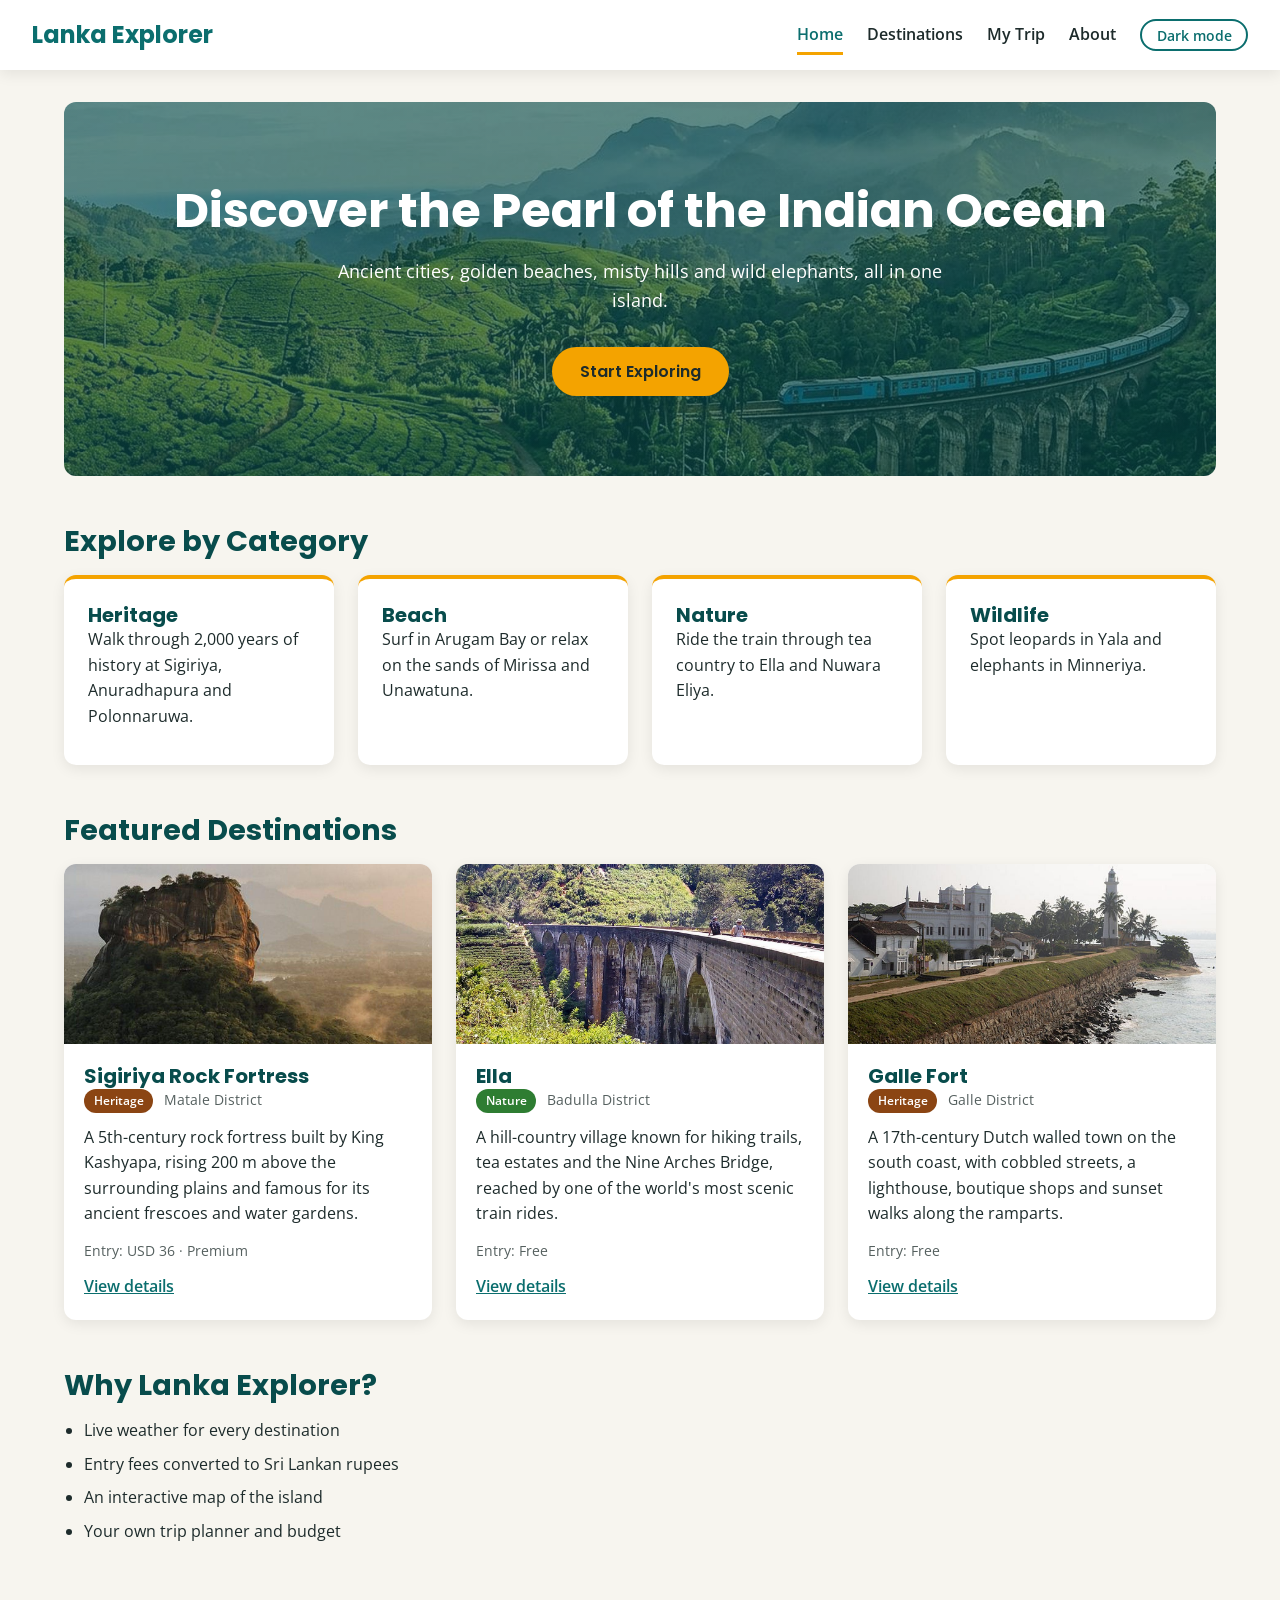
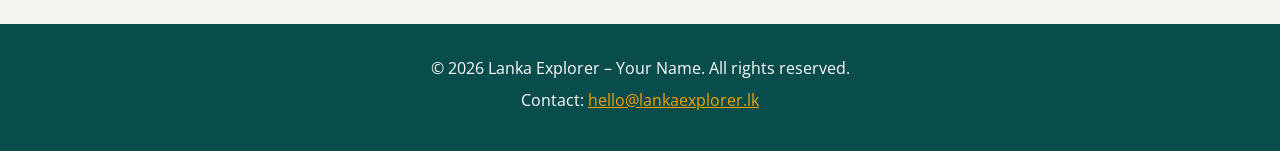
<file: index.html>
<!DOCTYPE html>
<html lang="en">
<head>
  <meta charset="UTF-8">
  <meta name="viewport" content="width=device-width, initial-scale=1.0">
  <meta name="description" content="Lanka Explorer helps travellers discover and plan trips around Sri Lanka.">
  <title>Lanka Explorer | Home</title>
  <link rel="preconnect" href="https://fonts.googleapis.com">
  <link rel="preconnect" href="https://fonts.gstatic.com" crossorigin>
  <link href="https://fonts.googleapis.com/css2?family=Open+Sans:wght@400;600&family=Poppins:wght@600;700&display=swap" rel="stylesheet">
  <link rel="stylesheet" href="css/style.css">
  <link rel="preload" as="image" href="images/hero.jpg">
</head>
<body>

  <header>
    <a href="index.html" class="logo">Lanka Explorer</a>
    <button class="menu-toggle" type="button" aria-label="Open menu" aria-expanded="false">&#9776;</button>
    <nav>
      <ul>
        <li><a href="index.html" class="active">Home</a></li>
        <li><a href="destinations.html">Destinations</a></li>
        <li><a href="trip.html">My Trip</a></li>
        <li><a href="about.html">About</a></li>
        <li><button class="theme-toggle" type="button">Dark mode</button></li>
      </ul>
    </nav>
  </header>

  <main>
    <!-- Hero banner -->
    <section id="hero">
      <h1>Discover the Pearl of the Indian Ocean</h1>
      <p>Ancient cities, golden beaches, misty hills and wild elephants, all in one island.</p>
      <a href="destinations.html" class="btn">Start Exploring</a>
    </section>

    <!-- Category highlights -->
    <section id="categories">
      <h2>Explore by Category</h2>
      <div class="grid">
        <article class="category">
          <h3>Heritage</h3>
          <p>Walk through 2,000 years of history at Sigiriya, Anuradhapura and Polonnaruwa.</p>
        </article>
        <article class="category">
          <h3>Beach</h3>
          <p>Surf in Arugam Bay or relax on the sands of Mirissa and Unawatuna.</p>
        </article>
        <article class="category">
          <h3>Nature</h3>
          <p>Ride the train through tea country to Ella and Nuwara Eliya.</p>
        </article>
        <article class="category">
          <h3>Wildlife</h3>
          <p>Spot leopards in Yala and elephants in Minneriya.</p>
        </article>
      </div>
    </section>

    <!-- Featured destinations -->
    <section id="featured">
      <h2>Featured Destinations</h2>
    </section>

    <!-- Why travel with us -->
    <section id="why-us">
      <h2>Why Lanka Explorer?</h2>
      <ul>
        <li>Live weather for every destination</li>
        <li>Entry fees converted to Sri Lankan rupees</li>
        <li>An interactive map of the island</li>
        <li>Your own trip planner and budget</li>
      </ul>
    </section>
  </main>

  <footer>
    <p>&copy; 2026 Lanka Explorer &ndash; Your Name. All rights reserved.</p>
    <p>Contact: <a href="mailto:hello@lankaexplorer.lk">hello@lankaexplorer.lk</a></p>
  </footer>

  <script src="js/app.js"></script>
</body>
</html>
</file>
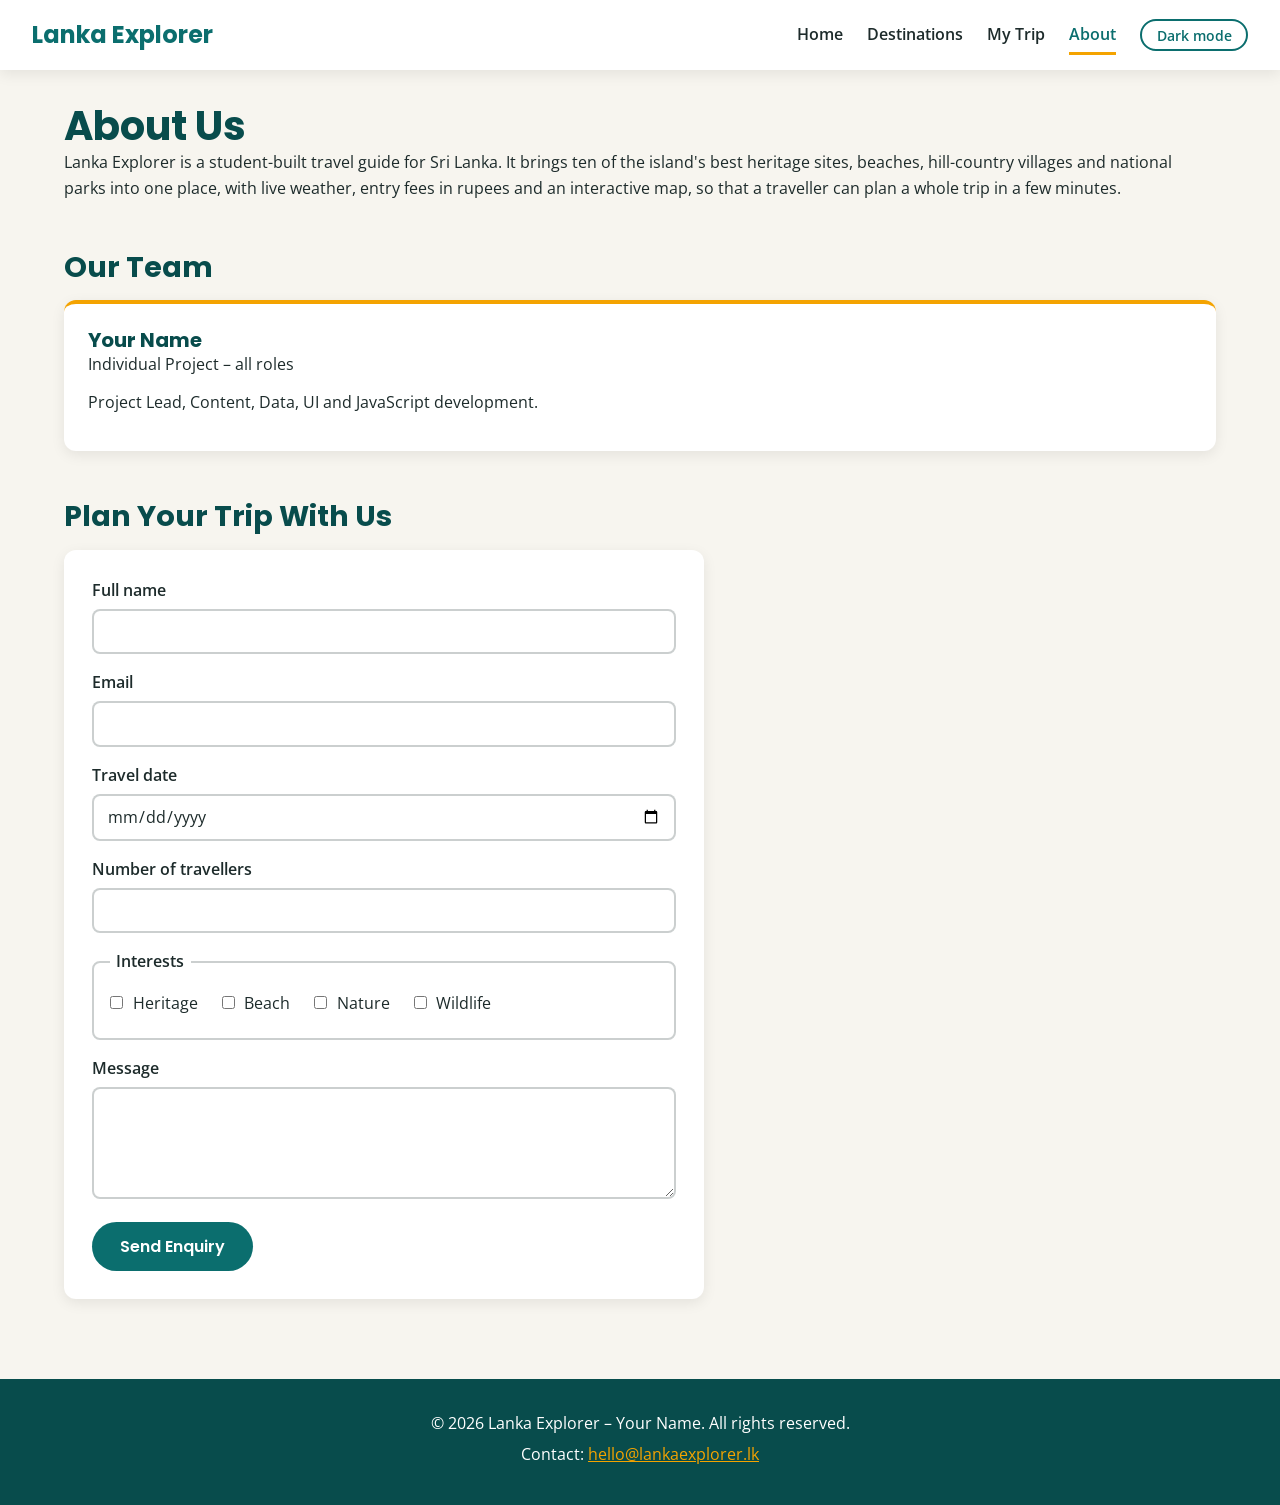
<file: about.html>
<!DOCTYPE html>
<html lang="en">
<head>
  <meta charset="UTF-8">
  <meta name="viewport" content="width=device-width, initial-scale=1.0">
  <meta name="description" content="About Lanka Explorer, the team behind it, and an enquiry form to plan a Sri Lankan trip.">
  <title>Lanka Explorer | About</title>
  <link rel="preconnect" href="https://fonts.googleapis.com">
  <link rel="preconnect" href="https://fonts.gstatic.com" crossorigin>
  <link href="https://fonts.googleapis.com/css2?family=Open+Sans:wght@400;600&family=Poppins:wght@600;700&display=swap" rel="stylesheet">
  <link rel="stylesheet" href="css/style.css">
</head>
<body>

  <header>
    <a href="index.html" class="logo">Lanka Explorer</a>
    <button class="menu-toggle" type="button" aria-label="Open menu" aria-expanded="false">&#9776;</button>
    <nav>
      <ul>
        <li><a href="index.html">Home</a></li>
        <li><a href="destinations.html">Destinations</a></li>
        <li><a href="trip.html">My Trip</a></li>
        <li><a href="about.html" class="active">About</a></li>
        <li><button class="theme-toggle" type="button">Dark mode</button></li>
      </ul>
    </nav>
  </header>

  <main>
    <section>
      <h1>About Us</h1>
      <p>Lanka Explorer is a student-built travel guide for Sri Lanka. It brings ten of the island's
        best heritage sites, beaches, hill-country villages and national parks into one place, with live
        weather, entry fees in rupees and an interactive map, so that a traveller can plan a whole trip
        in a few minutes.</p>
    </section>

    <section id="team">
      <h2>Our Team</h2>
      <div class="grid">
        <article class="member">
          <h3>Your Name</h3>
          <p>Individual Project &ndash; all roles</p>
          <p>Project Lead, Content, Data, UI and JavaScript development.</p>
        </article>
      </div>
    </section>

    <section id="enquiry">
      <h2>Plan Your Trip With Us</h2>
      <form id="enquiry-form" novalidate>
        <label for="name">Full name</label>
        <input type="text" id="name" name="name" required>

        <label for="email">Email</label>
        <input type="email" id="email" name="email" required>

        <label for="date">Travel date</label>
        <input type="date" id="date" name="date">

        <label for="people">Number of travellers</label>
        <input type="number" id="people" name="people" min="1" max="20">

        <fieldset>
          <legend>Interests</legend>
          <label><input type="checkbox" name="interest" value="Heritage"> Heritage</label>
          <label><input type="checkbox" name="interest" value="Beach"> Beach</label>
          <label><input type="checkbox" name="interest" value="Nature"> Nature</label>
          <label><input type="checkbox" name="interest" value="Wildlife"> Wildlife</label>
        </fieldset>

        <label for="message">Message</label>
        <textarea id="message" name="message" rows="4"></textarea>

        <div id="form-message" role="alert"></div>
        <button type="submit">Send Enquiry</button>
      </form>
    </section>
  </main>

  <footer>
    <p>&copy; 2026 Lanka Explorer &ndash; Your Name. All rights reserved.</p>
    <p>Contact: <a href="mailto:hello@lankaexplorer.lk">hello@lankaexplorer.lk</a></p>
  </footer>

  <script src="js/app.js"></script>
</body>
</html>
</file>
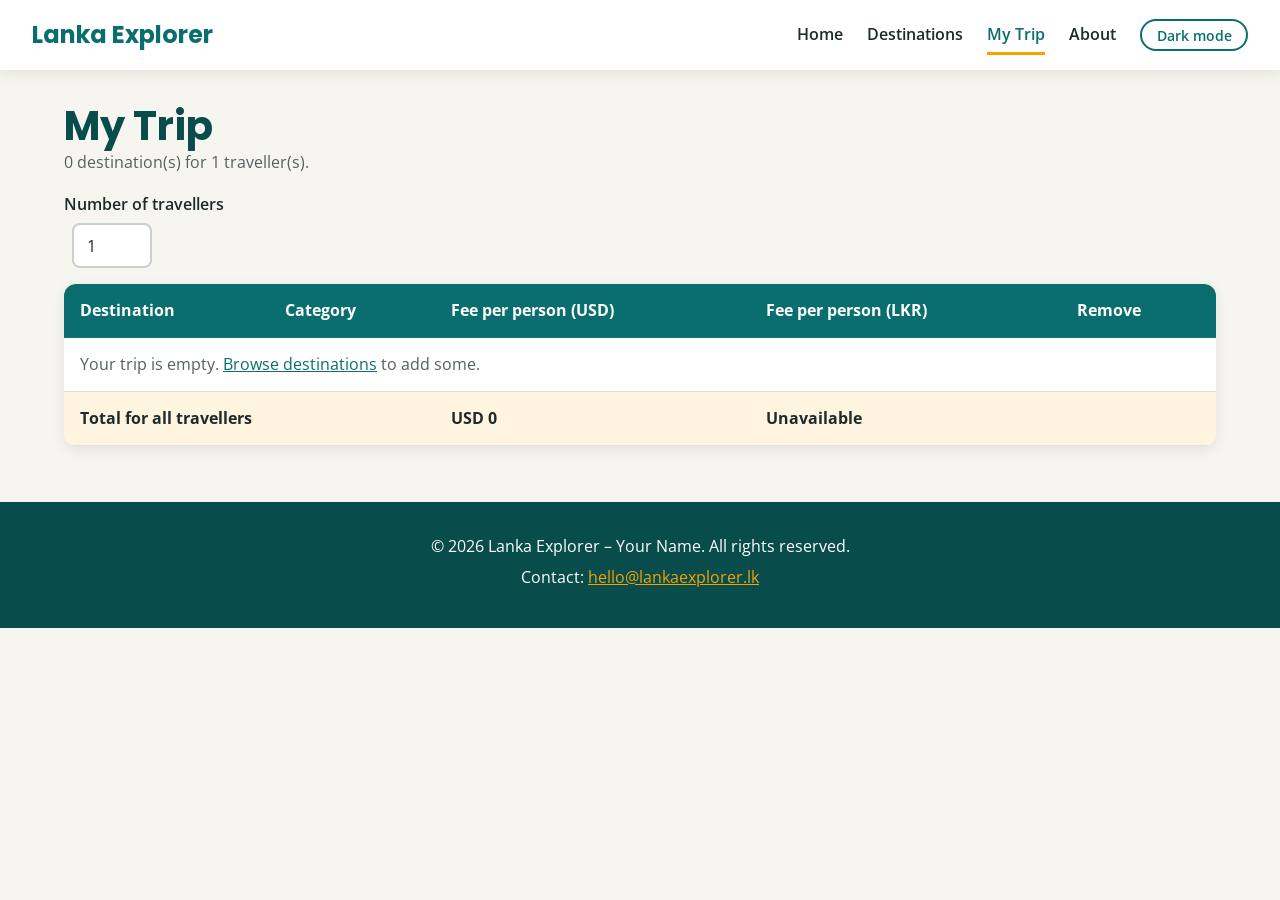
<file: trip.html>
<!DOCTYPE html>
<html lang="en">
<head>
  <meta charset="UTF-8">
  <meta name="viewport" content="width=device-width, initial-scale=1.0">
  <meta name="description" content="Your Lanka Explorer trip plan with entry fees in US dollars and Sri Lankan rupees.">
  <title>Lanka Explorer | My Trip</title>
  <link rel="preconnect" href="https://fonts.googleapis.com">
  <link rel="preconnect" href="https://fonts.gstatic.com" crossorigin>
  <link href="https://fonts.googleapis.com/css2?family=Open+Sans:wght@400;600&family=Poppins:wght@600;700&display=swap" rel="stylesheet">
  <link rel="stylesheet" href="css/style.css">
</head>
<body>

  <header>
    <a href="index.html" class="logo">Lanka Explorer</a>
    <button class="menu-toggle" type="button" aria-label="Open menu" aria-expanded="false">&#9776;</button>
    <nav>
      <ul>
        <li><a href="index.html">Home</a></li>
        <li><a href="destinations.html">Destinations</a></li>
        <li><a href="trip.html" class="active">My Trip</a></li>
        <li><a href="about.html">About</a></li>
        <li><button class="theme-toggle" type="button">Dark mode</button></li>
      </ul>
    </nav>
  </header>

  <main>
    <h1>My Trip</h1>
    <div id="trip-summary"></div>

    <label for="travellers">Number of travellers</label>
    <input type="number" id="travellers" min="1" max="20" value="1">

    <table id="trip-table">
      <thead>
        <tr>
          <th>Destination</th>
          <th>Category</th>
          <th>Fee per person (USD)</th>
          <th>Fee per person (LKR)</th>
          <th>Remove</th>
        </tr>
      </thead>
      <tbody>
        <!-- Rows are created by JavaScript -->
      </tbody>
      <tfoot>
        <tr>
          <td colspan="2">Total for all travellers</td>
          <td id="total-usd">USD 0</td>
          <td id="total-lkr">Rs. 0</td>
          <td></td>
        </tr>
      </tfoot>
    </table>

    <button id="clear-trip" type="button">Clear trip</button>
  </main>

  <footer>
    <p>&copy; 2026 Lanka Explorer &ndash; Your Name. All rights reserved.</p>
    <p>Contact: <a href="mailto:hello@lankaexplorer.lk">hello@lankaexplorer.lk</a></p>
  </footer>

  <script src="js/app.js"></script>
</body>
</html>
</file>
<file: css/style.css>
/* =========================================================
   Lanka Explorer - css/style.css
   1. Theme variables        12. Footer
   2. Reset                  13. Hover effects & transitions
   3. Base styles            14. Badges & messages        (Week 03)
   4. Header & navigation    15. Weather                  (Week 04)
   5. Hero banner            16. Maps                     (Week 04)
   6. Buttons                17. Loading spinner          (Week 04)
   7. Category & card grids  18. My Trip extras           (Week 05)
   8. Page title & controls  19. Dark mode                (Week 05)
   9. Details page           20. Responsive & mobile menu
  10. My Trip table
  11. Forms
   ========================================================= */

/* ===== 1. THEME VARIABLES ===== */
:root {
  --primary: #0b6e6e;          /* ocean teal */
  --primary-dark: #084c4c;
  --accent: #f4a300;           /* saffron gold */
  --dark: #1d2b2b;
  --light: #f7f5ef;            /* sand */
  --white: #ffffff;
  --grey: #55605f;
  --radius: 12px;
  --shadow: 0 4px 14px rgba(0, 0, 0, 0.08);
  --max-width: 1200px;
}

/* ===== 2. RESET ===== */
*,
*::before,
*::after {
  box-sizing: border-box;
  margin: 0;
  padding: 0;
}

/* ===== 3. BASE STYLES ===== */
html {
  scroll-behavior: smooth;
}

body {
  font-family: 'Open Sans', sans-serif;
  color: var(--dark);
  background: var(--light);
  line-height: 1.6;
  transition: background 0.3s, color 0.3s;
}

h1,
h2,
h3 {
  font-family: 'Poppins', sans-serif;
  color: var(--primary-dark);
  line-height: 1.2;
}

h1 { font-size: 2.5rem; }
h2 { font-size: 1.8rem; margin-bottom: 1rem; }
h3 { font-size: 1.25rem; }

p { margin-bottom: 0.75rem; }
a { color: var(--primary); }

img {
  max-width: 100%;
  display: block;
}

main {
  max-width: var(--max-width);
  margin: 0 auto;
  padding: 2rem 1.5rem;
}

section {
  margin-bottom: 3rem;
}

/* Content for screen readers only (used for the results heading) */
.sr-only {
  position: absolute;
  width: 1px;
  height: 1px;
  padding: 0;
  margin: -1px;
  overflow: hidden;
  clip: rect(0 0 0 0);
  white-space: nowrap;
  border: 0;
}

/* The hidden attribute must win over the button display rule below */
[hidden] {
  display: none !important;
}

/* ===== 4. HEADER & NAVIGATION ===== */
header {
  display: flex;
  justify-content: space-between;
  align-items: center;
  padding: 1rem 2rem;
  background: var(--white);
  box-shadow: var(--shadow);
  position: sticky;
  top: 0;
  z-index: 100;
}

.logo {
  font-family: 'Poppins', sans-serif;
  font-size: 1.5rem;
  font-weight: 700;
  color: var(--primary);
  text-decoration: none;
}

nav ul {
  list-style: none;
  display: flex;
  align-items: center;
  gap: 1.5rem;
}

nav a {
  color: var(--dark);
  font-weight: 600;
  text-decoration: none;
  padding: 0.4rem 0;
  border-bottom: 3px solid transparent;
}

nav a:hover,
nav a.active {
  color: var(--primary);
  border-bottom-color: var(--accent);
}

.menu-toggle {
  display: none;               /* hidden on large screens; shown in section 20 */
  background: none;
  border: none;
  font-size: 1.75rem;
  line-height: 1;
  color: var(--primary);
  cursor: pointer;
}

.theme-toggle {
  font-family: inherit;
  font-size: 0.85rem;
  font-weight: 600;
  color: var(--primary);
  background: transparent;
  border: 2px solid var(--primary);
  border-radius: 50px;
  padding: 0.3rem 0.9rem;
  cursor: pointer;
}

/* ===== 5. HERO BANNER ===== */
#hero {
  text-align: center;
  padding: 5rem 1.5rem;
  border-radius: var(--radius);
  color: var(--white);
  background:
    linear-gradient(rgba(8, 76, 76, 0.65), rgba(8, 76, 76, 0.65)),
    url('../images/hero.jpg') center / cover no-repeat;
  background-color: var(--primary-dark);
}

#hero h1 {
  color: var(--white);
  font-size: 3rem;
  margin-bottom: 1rem;
}

#hero p {
  font-size: 1.15rem;
  max-width: 640px;
  margin: 0 auto 2rem;
}

/* ===== 6. BUTTONS ===== */
.btn,
button {
  display: inline-block;
  font-family: 'Poppins', sans-serif;
  font-size: 1rem;
  font-weight: 600;
  padding: 0.75rem 1.75rem;
  border: none;
  border-radius: 50px;
  background: var(--primary);
  color: var(--white);
  text-decoration: none;
  cursor: pointer;
}

.btn {
  background: var(--accent);
  color: var(--dark);
}

#why-us ul {
  display: grid;
  gap: 0.5rem;
  padding-left: 1.25rem;
}

/* ===== 7. CATEGORY & CARD GRIDS ===== */
.grid {
  display: grid;
  grid-template-columns: repeat(auto-fit, minmax(250px, 1fr));
  gap: 1.5rem;
}

#destination-list {
  display: grid;
  grid-template-columns: repeat(auto-fit, minmax(280px, 1fr));
  gap: 1.5rem;
}

.category,
.card,
.member {
  background: var(--white);
  border-radius: var(--radius);
  box-shadow: var(--shadow);
  padding: 1.5rem;
  border-top: 4px solid var(--accent);
  display: flex;
  flex-direction: column;
}

.card {
  padding: 0;
  overflow: hidden;
  border-top: none;
}

.card img {
  width: 100%;
  height: 180px;
  object-fit: cover;
}

.card h3,
.card p,
.card a {
  margin-left: 1.25rem;
  margin-right: 1.25rem;
}

.card h3 {
  margin-top: 1.25rem;
}

.card a {
  margin-top: auto;
  margin-bottom: 1.25rem;
  font-weight: 600;
}

.card .meta,
.card .fee {
  font-size: 0.9rem;
  color: var(--grey);
}

/* ===== 8. PAGE TITLE & CONTROLS ===== */
#page-title {
  text-align: center;
}

#controls {
  display: flex;
  flex-wrap: wrap;
  gap: 1rem;
  align-items: flex-end;
  background: var(--white);
  border-radius: var(--radius);
  box-shadow: var(--shadow);
  padding: 1.25rem;
}

.control {
  display: flex;
  flex-direction: column;
  flex: 1 1 200px;
}

#result-count {
  color: var(--grey);
  font-size: 0.95rem;
}

/* ===== 9. DETAILS PAGE ===== */
#destination {
  /* the content arrives by JavaScript: reserving the height stops the page jumping */
  min-height: 760px;
}

#destination img {
  width: 100%;
  max-height: 420px;
  object-fit: cover;
  border-radius: var(--radius);
  margin-bottom: 1.5rem;
}

#destination .meta {
  color: var(--grey);
  margin-bottom: 1rem;
}

#destination h2 {
  margin-top: 1.75rem;
}

#destination ul {
  padding-left: 1.25rem;
}

#destination li {
  margin-bottom: 0.4rem;
}

#weather,
#map {
  background: var(--white);
  border-radius: var(--radius);
  padding: 1.5rem;
  box-shadow: var(--shadow);
  color: var(--grey);
}

#map {
  min-height: 200px;
}

/* ===== 10. MY TRIP TABLE ===== */
#trip-table {
  width: 100%;
  border-collapse: collapse;
  background: var(--white);
  border-radius: var(--radius);
  box-shadow: var(--shadow);
  overflow: hidden;
  margin-bottom: 1.5rem;
}

#trip-table th,
#trip-table td {
  padding: 0.85rem 1rem;
  text-align: left;
  border-bottom: 1px solid rgba(107, 117, 117, 0.2);
}

#trip-table thead {
  background: var(--primary);
  color: var(--white);
}

#trip-table tfoot {
  font-weight: 700;
  background: rgba(244, 163, 0, 0.12);
}

#trip-summary {
  margin-bottom: 1rem;
  color: var(--grey);
}

/* ===== 11. FORMS ===== */
label {
  display: block;
  font-weight: 600;
  margin-bottom: 0.35rem;
}

input,
select,
textarea {
  width: 100%;
  font-family: inherit;
  font-size: 1rem;
  padding: 0.6rem 0.8rem;
  border: 2px solid rgba(107, 117, 117, 0.35);
  border-radius: 8px;
  background: var(--white);
  color: var(--dark);
  margin-bottom: 1rem;
}

input:focus,
select:focus,
textarea:focus {
  outline: none;
  border-color: var(--primary);
}

fieldset {
  border: 2px solid rgba(107, 117, 117, 0.35);
  border-radius: 8px;
  padding: 1rem;
  margin-bottom: 1rem;
}

legend {
  font-weight: 600;
  padding: 0 0.4rem;
}

fieldset label {
  display: inline-block;
  font-weight: 400;
  margin-right: 1.25rem;
}

fieldset input {
  width: auto;
  margin-right: 0.35rem;
  margin-bottom: 0;
}

#enquiry form {
  background: var(--white);
  border-radius: var(--radius);
  box-shadow: var(--shadow);
  padding: 1.75rem;
  max-width: 640px;
}

/* ===== 12. FOOTER ===== */
footer {
  background: var(--primary-dark);
  color: var(--white);
  text-align: center;
  padding: 2rem 1.5rem;
}

footer a {
  color: var(--accent);
}

footer p {
  margin-bottom: 0.35rem;
}

/* ===== 13. HOVER EFFECTS & TRANSITIONS ===== */
.card,
.category,
.member {
  transition: transform 0.25s ease, box-shadow 0.25s ease;
}

.card:hover,
.category:hover,
.member:hover {
  transform: translateY(-6px);
  box-shadow: 0 12px 26px rgba(0, 0, 0, 0.14);
}

.card a:hover {
  color: var(--primary-dark);
}

.btn:hover,
button:hover {
  background: var(--primary-dark);
  transition: background 0.25s ease;
}

.btn:hover {
  background: var(--accent);
  filter: brightness(0.94);
}

input,
select,
textarea {
  transition: border-color 0.2s ease, background 0.3s ease;
}

/* ===== 14. BADGES & MESSAGES ===== */
.badge {
  display: inline-block;
  padding: 0.15rem 0.6rem;
  border-radius: 50px;
  font-size: 0.75rem;
  font-weight: 600;
  color: var(--white);
  margin-right: 0.4rem;
}

.badge-heritage { background: #8b4513; }
.badge-beach    { background: #1565c0; }
.badge-nature   { background: #2e7d32; }
.badge-wildlife { background: #bf360c; }
.badge-other    { background: var(--grey); }

.no-results,
.error {
  grid-column: 1 / -1;
  text-align: center;
  padding: 2rem;
  color: var(--grey);
}

.error {
  color: #c62828;
}

.form-error,
.form-success {
  padding: 1rem;
  border-radius: 8px;
  margin-bottom: 1rem;
}

.form-error {
  background: #fdecea;
  color: #c62828;
}

.form-error ul {
  padding-left: 1.25rem;
}

.form-success {
  background: #e8f5e9;
  color: #2e7d32;
}

/* ===== 15. WEATHER ===== */
#weather {
  color: var(--dark);
  min-height: 190px;              /* reserves space, so the page does not jump */
}

.weather-now .temp {
  font-family: 'Poppins', sans-serif;
  font-size: 3rem;
  font-weight: 700;
  color: var(--primary);
  margin-bottom: 0;
}

.forecast {
  display: grid;
  grid-template-columns: repeat(auto-fit, minmax(140px, 1fr));
  gap: 1rem;
  margin-top: 1.5rem;
}

.forecast-day {
  background: var(--light);
  border-radius: 8px;
  padding: 1rem;
}

.forecast-day p {
  margin-bottom: 0.25rem;
}

/* ===== 16. MAPS ===== */
#map,
#all-map {
  padding: 0;
  border: none;
  border-radius: var(--radius);
  box-shadow: var(--shadow);
  position: relative;
  z-index: 0;                  /* keeps the map below the sticky header */
}

#map {
  height: 350px;
}

#all-map {
  height: 450px;
}

/* ===== 17. LOADING SPINNER ===== */
.loading {
  grid-column: 1 / -1;         /* full width when used inside a card grid */
  display: flex;
  align-items: center;
  justify-content: center;
  gap: 0.75rem;
  padding: 1.5rem;
  color: var(--grey);
}

.spinner {
  width: 24px;
  height: 24px;
  border: 3px solid #d6e4e4;
  border-top-color: var(--primary);
  border-radius: 50%;
  animation: spin 0.8s linear infinite;
}

@keyframes spin {
  to {
    transform: rotate(360deg);
  }
}

/* ===== 18. MY TRIP EXTRAS ===== */
#add-to-trip {
  margin-top: 1rem;
}

#add-to-trip.added {
  background: var(--primary);
  color: var(--white);
}

.remove-btn {
  padding: 0.3rem 0.9rem;
  font-size: 0.85rem;
  background: #fdecea;
  color: #c62828;
}

.remove-btn:hover {
  background: #c62828;
  color: #ffffff;
}

#travellers {
  width: 5rem;
  margin-left: 0.5rem;
}

#clear-trip {
  background: transparent;
  color: var(--primary);
  border: 2px solid var(--primary);
}

#clear-trip:hover {
  background: var(--primary);
  color: var(--white);
}

/* ===== 19. DARK MODE ===== */
body.dark {
  --primary: #4fd1c5;
  --primary-dark: #81e6d9;
  --accent: #f6b93b;
  --dark: #e6eeee;             /* text colour */
  --light: #121a1a;            /* page background */
  --white: #1b2626;            /* card surface */
  --grey: #9fb0b0;
}

/* Colours that must stay fixed in both themes */
body.dark header {
  background: #16201f;
}

body.dark footer {
  background: #0e1616;
}

body.dark #trip-table thead {
  background: #16201f;
  color: #ffffff;
}

body.dark #trip-table tfoot {
  background: rgba(246, 185, 59, 0.15);
}

body.dark #hero h1,
body.dark #hero p,
body.dark #hero .btn,
body.dark .badge {
  color: #ffffff;
}

body.dark #weather,
body.dark #map {
  border: 1px solid rgba(255, 255, 255, 0.12);
}

body.dark .forecast-day {
  background: #16201f;
}

body.dark .btn {
  color: #1d2b2b;
}

body.dark .form-error {
  background: #3a1d1d;
  color: #ffb4a9;
}

body.dark .form-success {
  background: #173226;
  color: #a5e8b0;
}

body.dark .remove-btn {
  background: #3a1d1d;
  color: #ffb4a9;
}

/* ===== 20. RESPONSIVE & MOBILE MENU ===== */
@media (max-width: 760px) {
  h1 { font-size: 1.9rem; }
  h2 { font-size: 1.4rem; }

  #hero {
    padding: 3.5rem 1rem;
  }

  #hero h1 {
    font-size: 2.1rem;
  }

  header {
    padding: 1rem 1.25rem;
    flex-wrap: wrap;
  }

  .menu-toggle {
    display: block;
  }

  nav {
    display: none;
    width: 100%;
  }

  nav.open {
    display: block;
  }

  nav ul {
    flex-direction: column;
    align-items: flex-start;
    gap: 0.75rem;
    padding-top: 1rem;
  }

  nav a {
    display: block;
    width: 100%;
  }

  #destination-list,
  .grid {
    grid-template-columns: 1fr;
  }

  #destination {
    min-height: 480px;
  }

  #trip-table {
    font-size: 0.85rem;
  }

  #trip-table th,
  #trip-table td {
    padding: 0.6rem 0.5rem;
  }

  #trip-table {
    display: block;
    overflow-x: auto;
  }
}

@media (max-width: 420px) {
  main {
    padding: 1.5rem 1rem;
  }

  .card img {
    height: 160px;
  }
}
</file>
